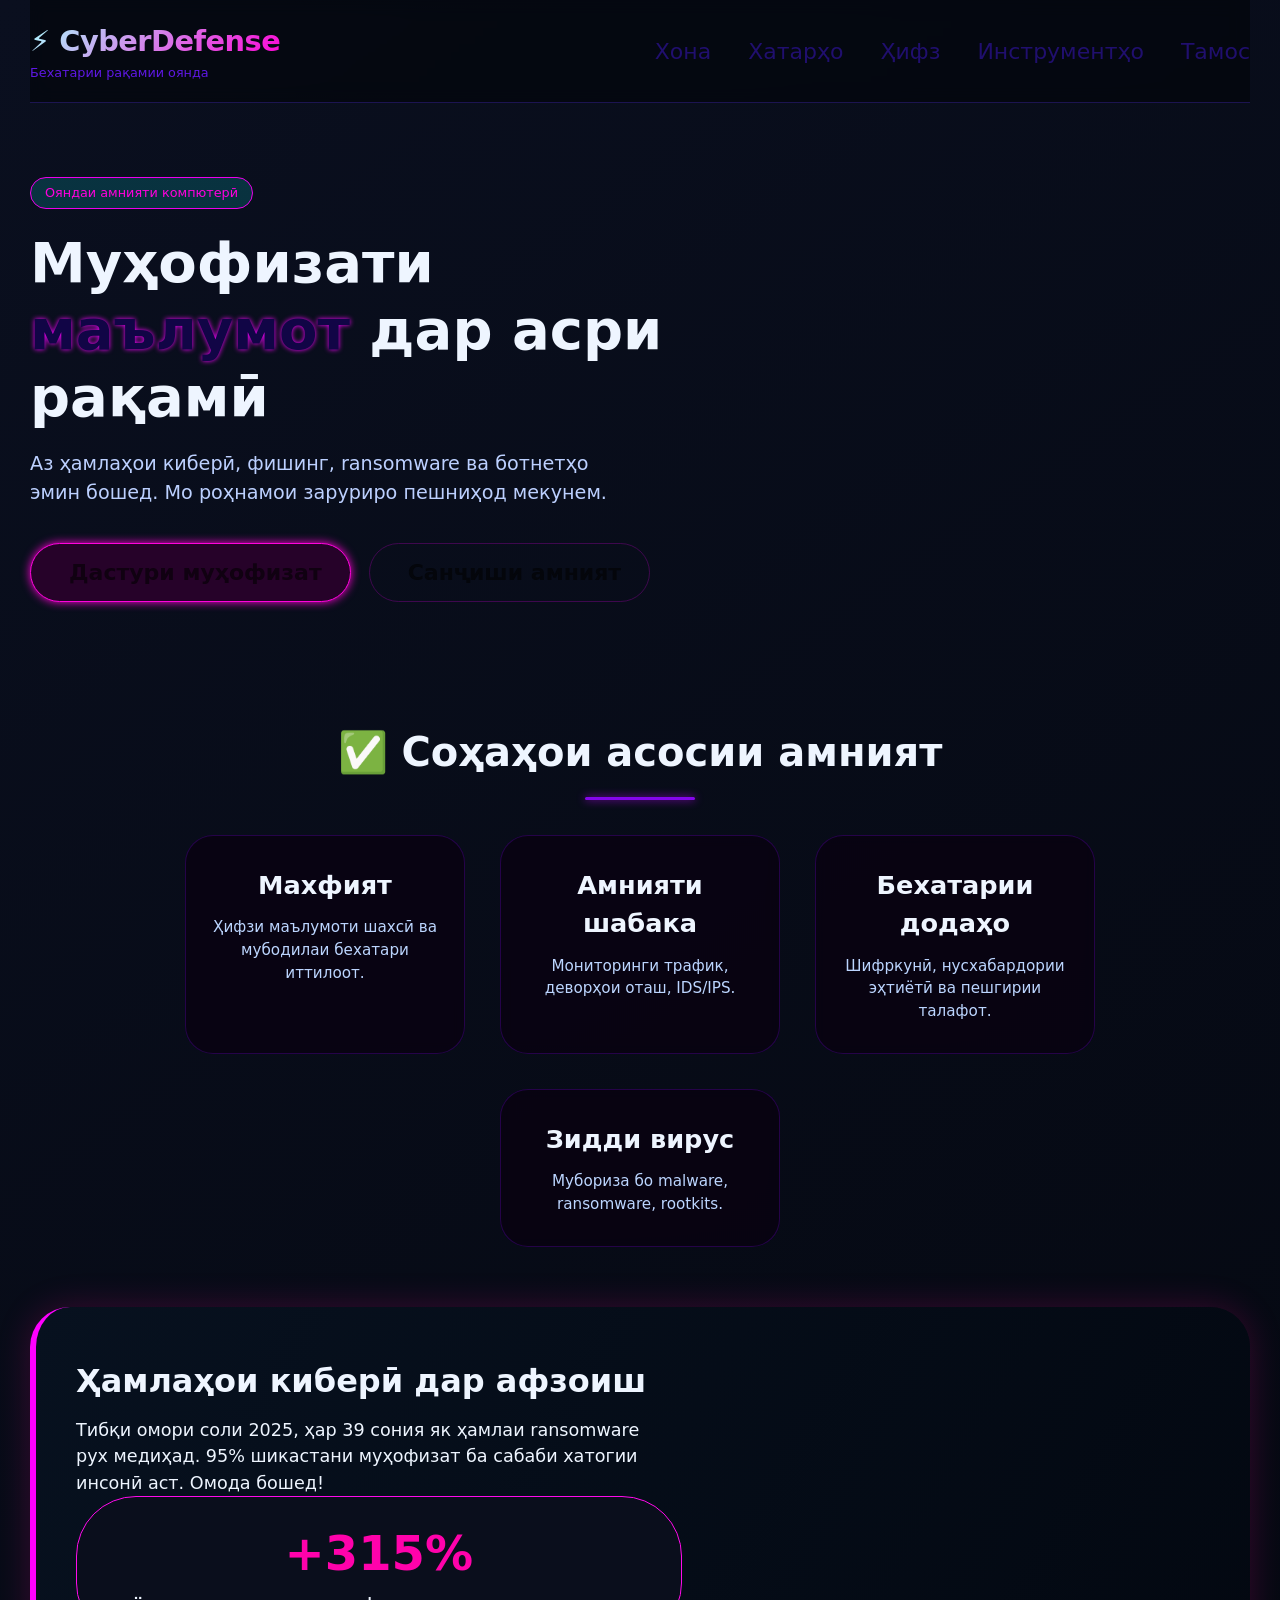
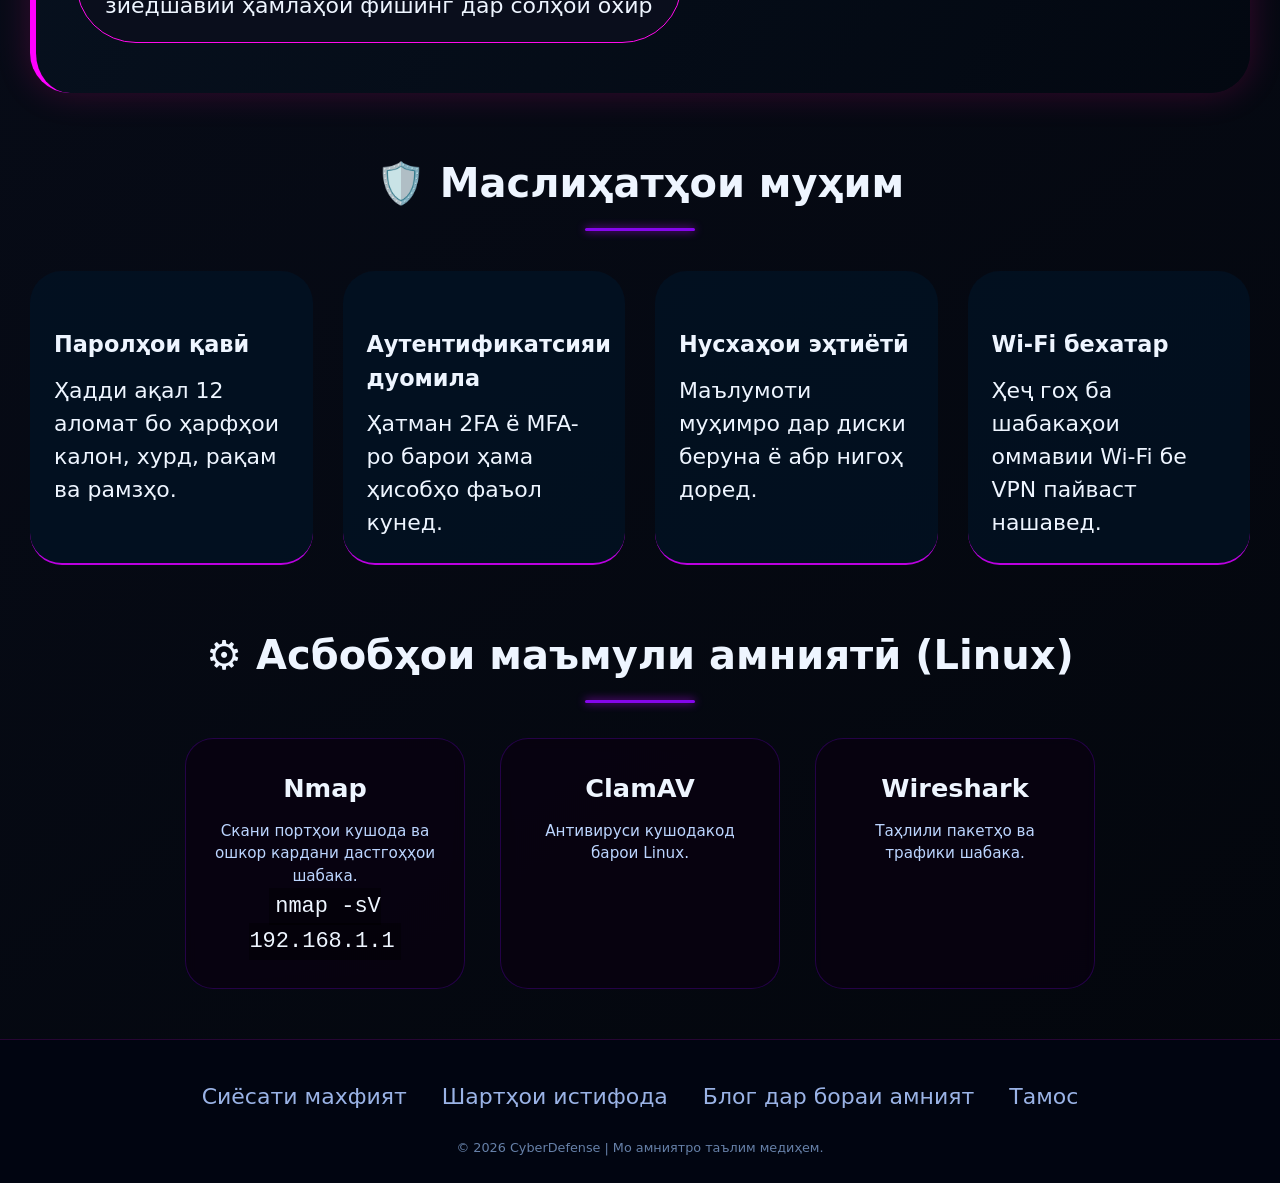
<file: index.html>
<!DOCTYPE html>
<html lang="EN">
<head>
    <meta charset="UTF-8">
    <meta name="viewport" content="width=device-width, initial-scale=1.0, user-scalable=yes">
    <title>CyberDefense | Амнияти иттилоотӣ</title>
    <link rel="stylesheet" a href="style.css">

</head>
<body>
    <div class="container">
        <div class="header">
            <div class="logo">
                <h1>⚡ CyberDefense</h1>
                <span>Бехатарии рақамии оянда</span>
            </div>
            <div class="nav">
                <a href="#">Хона</a>
                <a href="#">Хатарҳо</a>
                <a href="#">Ҳифз</a>
                <a href="#">Инструментҳо</a>
                <a href="#">Тамос</a>
            </div>
        </div>

        <div class="hero">
            <div class="hero-text">
                <div class="badge"><i class="fas fa-shield-haltered"></i> Ояндаи амнияти компютерӣ</div>
                <h1>Муҳофизати <span class="glow">маълумот</span> дар асри рақамӣ</h1>
                <p>Аз ҳамлаҳои киберӣ, фишинг, ransomware ва ботнетҳо эмин бошед. Мо роҳнамои заруриро пешниҳод мекунем.</p>
                <div class="btn-group">
                    <a href="1.html" class="btn btn-primary"><i class="fas fa-download"></i> Дастури муҳофизат</a>
                    <a href="#" class="btn btn-outline"><i class="fas fa-laptop-code"></i> Санҷиши амният</a>
                </div>
            </div>
            <div class="hero-image">
                <i class="fas fa-microchip"></i>
            </div>
        </div>

        <div class="section-title">✅ Соҳаҳои асосии амният</div>
        <div class="cards">
            <div class="card"><i class="fas fa-user-secret"></i><h3>Махфият</h3><p>Ҳифзи маълумоти шахсӣ ва мубодилаи бехатари иттилоот.</p></div>
            <div class="card"><i class="fas fa-network-wired"></i><h3>Амнияти шабака</h3><p>Мониторинги трафик, деворҳои оташ, IDS/IPS.</p></div>
 <div class="card"><i class="fas fa-database"></i><h3>Бехатарии додаҳо</h3><p>Шифркунӣ, нусхабардории эҳтиётӣ ва пешгирии талафот.</p></div>
            <div class="card"><i class="fas fa-virus"></i><h3>Зидди вирус</h3><p>Мубориза бо malware, ransomware, rootkits.</p></div>
        </div>

        <div class="threat-alert">
            <div class="threat-text">
                <h2><i class="fas fa-skull-crosswalk"></i> Ҳамлаҳои киберӣ дар афзоиш</h2>
                <p>Тибқи омори соли 2025, ҳар 39 сония як ҳамлаи ransomware рух медиҳад. 95% шикастани муҳофизат ба сабаби хатогии инсонӣ аст. Омода бошед!</p>
            </div>
            <div class="stat-badge">
                <div class="stat-number">+315%</div>
                <div>зиёдшавии ҳамлаҳои фишинг дар солҳои охир</div>
            </div>
        </div>

        <div class="section-title">🛡️ Маслиҳатҳои муҳим</div>
        <div class="tips-grid">
            <div class="tip-item"><i class="fas fa-key"></i><h4>Паролҳои қавӣ</h4><p>Ҳадди ақал 12 аломат бо ҳарфҳои калон, хурд, рақам ва рамзҳо.</p></div>
            <div class="tip-item"><i class="fas fa-fingerprint"></i><h4>Аутентификатсияи дуомила</h4><p>Ҳатман 2FA ё MFA-ро барои ҳама ҳисобҳо фаъол кунед.</p></div>
            <div class="tip-item"><i class="fas fa-cloud-upload-alt"></i><h4>Нусхаҳои эҳтиётӣ</h4><p>Маълумоти муҳимро дар диски беруна ё абр нигоҳ доред.</p></div>
            <div class="tip-item"><i class="fas fa-wifi"></i><h4>Wi-Fi бехатар</h4><p>Ҳеҷ гоҳ ба шабакаҳои оммавии Wi-Fi бе VPN пайваст нашавед.</p></div>
        </div>

        <div class="section-title">⚙️ Асбобҳои маъмули амниятӣ (Linux)</div>
        <div class="cards" style="margin-bottom: 10px;">
            <div class="card"><i class="fab fa-linux"></i><h3>Nmap</h3><p>Скани портҳои кушода ва ошкор кардани дастгоҳҳои шабака.</p><code style="background:#00000066; padding:6px;">nmap -sV 192.168.1.1</code></div>
            <div class="card"><i class="fas fa-shield-virus"></i><h3>ClamAV</h3><p>Антивируси кушодакод барои Linux.</p></div>
            <div class="card"><i class="fas fa-eye"></i><h3>Wireshark</h3><p>Таҳлили пакетҳо ва трафики шабака.</p></div>
        </div>
    </div>

    <footer>
        <div class="container">
            <div class="footer-links">
                <a href="#">Сиёсати махфият</a>
                <a href="#">Шартҳои истифода</a>
                <a href="#">Блог дар бораи амният</a>
                <a href="#">Тамос</a>
            </div>
            <div class="copy">
                © 2026 CyberDefense | Мо амниятро таълим медиҳем.
            </div>
        </div>
    </footer>
</body>
</html>
</file>
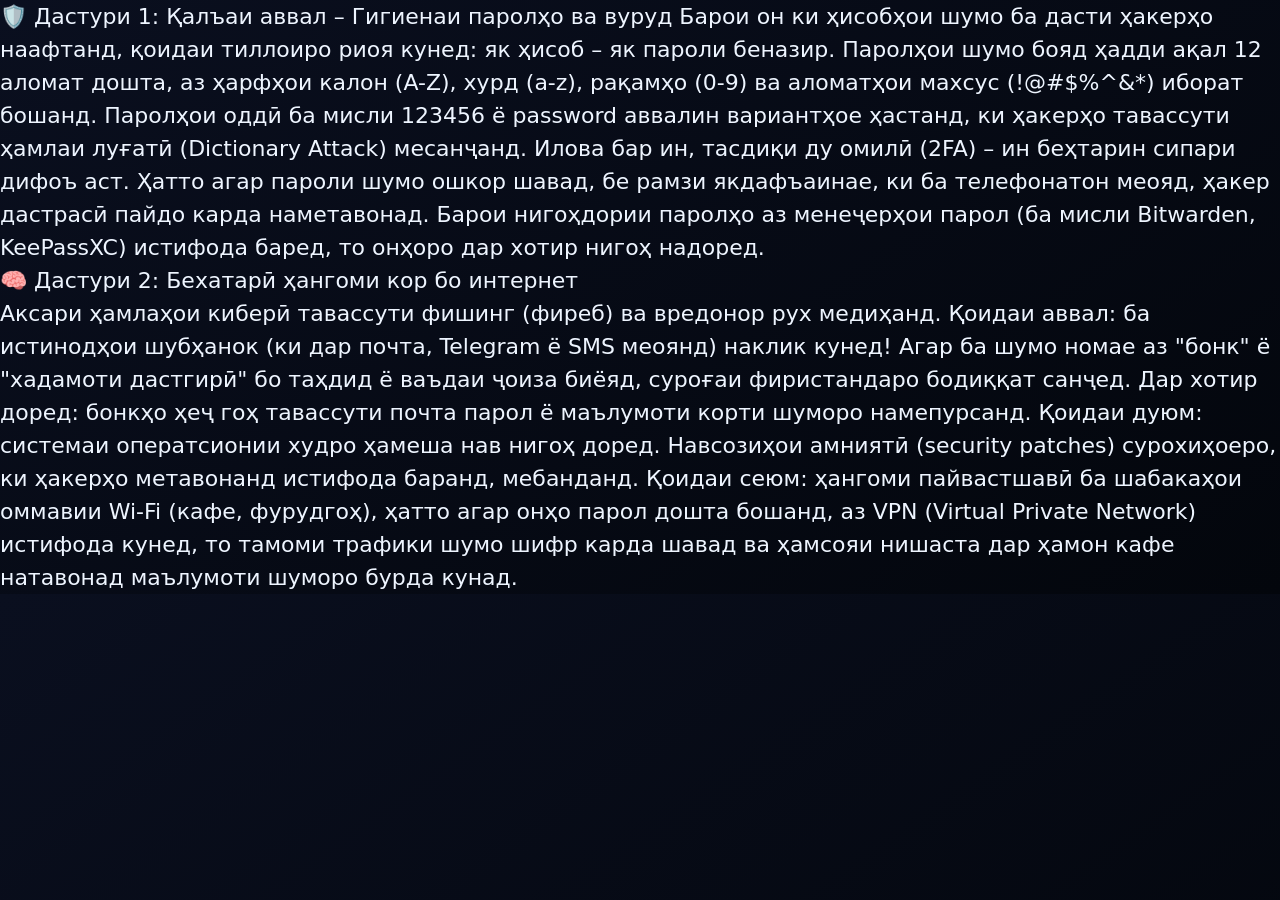
<file: 1.html>
<!DOCTYPE html>
<html lang="en">
<head>
    <meta charset="UTF-8">
    <meta name="viewport" content="width=device-width, initial-scale=1.0">
    <title>Дастури муҳофизат</title>
    <link rel="stylesheet" href="style.css">

</head>
<body>
    <p>🛡️ Дастури 1: Қалъаи аввал – Гигиенаи паролҳо ва вуруд

Барои он ки ҳисобҳои шумо ба дасти ҳакерҳо наафтанд, қоидаи тиллоиро риоя кунед: як ҳисоб – як пароли беназир. Паролҳои шумо бояд ҳадди ақал 12 аломат дошта, аз ҳарфҳои калон (A-Z), хурд (a-z), рақамҳо (0-9) ва аломатҳои махсус (!@#$%^&*) иборат бошанд. Паролҳои оддӣ ба мисли 123456 ё password аввалин вариантҳое ҳастанд, ки ҳакерҳо тавассути ҳамлаи луғатӣ (Dictionary Attack) месанҷанд. Илова бар ин, тасдиқи ду омилӣ (2FA) – ин беҳтарин сипари дифоъ аст. Ҳатто агар пароли шумо ошкор шавад, бе рамзи якдафъаинае, ки ба телефонатон меояд, ҳакер дастрасӣ пайдо карда наметавонад. Барои нигоҳдории паролҳо аз менеҷерҳои парол (ба мисли Bitwarden, KeePassXC) истифода баред, то онҳоро дар хотир нигоҳ надоред.

<br>🧠 Дастури 2: Бехатарӣ ҳангоми кор бо интернет</br>

Аксари ҳамлаҳои киберӣ тавассути фишинг (фиреб) ва вредонор рух медиҳанд. Қоидаи аввал: ба истинодҳои шубҳанок (ки дар почта, Telegram ё SMS меоянд) наклик кунед! Агар ба шумо номае аз "бонк" ё "хадамоти дастгирӣ" бо таҳдид ё ваъдаи ҷоиза биёяд, суроғаи фиристандаро бодиққат санҷед. Дар хотир доред: бонкҳо ҳеҷ гоҳ тавассути почта парол ё маълумоти корти шуморо намепурсанд. Қоидаи дуюм: системаи оператсионии худро ҳамеша нав нигоҳ доред. Навсозиҳои амниятӣ (security patches) сурохиҳоеро, ки ҳакерҳо метавонанд истифода баранд, мебанданд. Қоидаи сеюм: ҳангоми пайвастшавӣ ба шабакаҳои оммавии Wi-Fi (кафе, фурудгоҳ), ҳатто агар онҳо парол дошта бошанд, аз VPN (Virtual Private Network) истифода кунед, то тамоми трафики шумо шифр карда шавад ва ҳамсояи нишаста дар ҳамон кафе натавонад маълумоти шуморо бурда кунад.
</body>
</html>
</file>
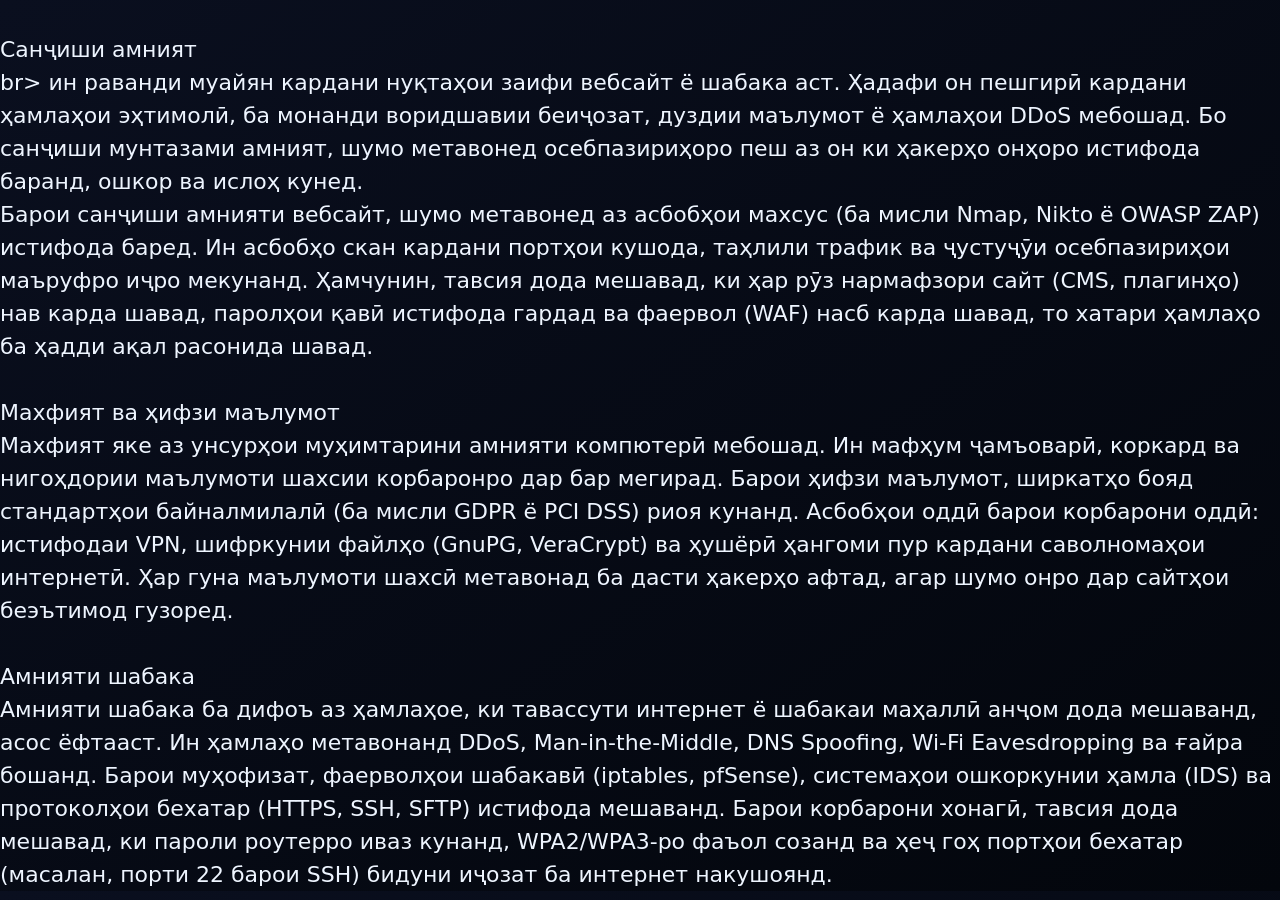
<file: 2.html>
<!DOCTYPE html>
<html lang="en">
<head>
    <meta charset="UTF-8">
    <meta name="viewport" content="width=device-width, initial-scale=1.0">
    <title>Санҷиши амният</title>
    <link rel="stylesheet" href="style.css">
</head>
<body>
    <p> <br>Санҷиши амният  </br>br> ин раванди муайян кардани нуқтаҳои заифи вебсайт ё шабака аст. Ҳадафи он пешгирӣ кардани ҳамлаҳои эҳтимолӣ, ба монанди воридшавии беиҷозат, дуздии маълумот ё ҳамлаҳои DDoS мебошад. Бо санҷиши мунтазами амният, шумо метавонед осебпазириҳоро пеш аз он ки ҳакерҳо онҳоро истифода баранд, ошкор ва ислоҳ кунед.</p>
    <p>Барои санҷиши амнияти вебсайт, шумо метавонед аз асбобҳои махсус (ба мисли Nmap, Nikto ё OWASP ZAP) истифода баред. Ин асбобҳо скан кардани портҳои кушода, таҳлили трафик ва ҷустуҷӯи осебпазириҳои маъруфро иҷро мекунанд. Ҳамчунин, тавсия дода мешавад, ки ҳар рӯз нармафзори сайт (CMS, плагинҳо) нав карда шавад, паролҳои қавӣ истифода гардад ва фаервол (WAF) насб карда шавад, то хатари ҳамлаҳо ба ҳадди ақал расонида шавад.</p>
    <p> <br>Махфият ва ҳифзи маълумот</br>
Махфият яке аз унсурҳои муҳимтарини амнияти компютерӣ мебошад. Ин мафҳум ҷамъоварӣ, коркард ва нигоҳдории маълумоти шахсии корбаронро дар бар мегирад. Барои ҳифзи маълумот, ширкатҳо бояд стандартҳои байналмилалӣ (ба мисли GDPR ё PCI DSS) риоя кунанд. Асбобҳои оддӣ барои корбарони оддӣ: истифодаи VPN, шифркунии файлҳо (GnuPG, VeraCrypt) ва ҳушёрӣ ҳангоми пур кардани саволномаҳои интернетӣ. Ҳар гуна маълумоти шахсӣ метавонад ба дасти ҳакерҳо афтад, агар шумо онро дар сайтҳои беэътимод гузоред.</p>
<p> <br>Амнияти шабака</br> 
Амнияти шабака ба дифоъ аз ҳамлаҳое, ки тавассути интернет ё шабакаи маҳаллӣ анҷом дода мешаванд, асос ёфтааст. Ин ҳамлаҳо метавонанд DDoS, Man-in-the-Middle, DNS Spoofing, Wi-Fi Eavesdropping ва ғайра бошанд. Барои муҳофизат, фаерволҳои шабакавӣ (iptables, pfSense), системаҳои ошкоркунии ҳамла (IDS) ва протоколҳои бехатар (HTTPS, SSH, SFTP) истифода мешаванд. Барои корбарони хонагӣ, тавсия дода мешавад, ки пароли роутерро иваз кунанд, WPA2/WPA3-ро фаъол созанд ва ҳеҷ гоҳ портҳои бехатар (масалан, порти 22 барои SSH) бидуни иҷозат ба интернет накушоянд.</p>
<p></p>
</body>
</html>
</file>
<file: style.css>
* {
            margin: 0;
            padding: 0;
            box-sizing: border-box;
        }

        body {
            font-family: 'Segoe UI', 'Poppins', 'Inter', system-ui, -apple-system, BlinkMacSystemFont, 'Roboto', sans-serif;
            background: linear-gradient(145deg, #0a0f1f 0%, #03060c 100%);
            color: #eef5ff;
            line-height: 1.5;
            scroll-behavior: smooth;
            font-size: 22px;
        }

        @keyframes glowPulse {
            0% { text-shadow: 0 0 2px rgb(118, 25, 131), 0 0 5px rgb(109, 8, 177); }
            100% { text-shadow: 0 0 8px rgb(70, 19, 94), 0 0 15px #631f83; }
        }

        @keyframes borderPulse {
            0% { border-color: rgba(57, 14, 107, 0.3); box-shadow: 0 0 5px rgba(56, 7, 102, 0.986);}
            100% { border-color: rgba(61, 23, 163, 0.9); box-shadow: 0 0 15px rgba(66, 10, 172, 0.6);}
        }

        @keyframes fadeInUp {
            from { opacity: 0; transform: translateY(35px); }
            to { opacity: 1; transform: translateY(0); }
        }

        .container {
            max-width: 1300px;
            margin: 0 auto;
            padding: 0 30px;
        }

        .header {
            display: flex;
            justify-content: space-between;
            align-items: center;
            padding: 20px 0;
            flex-wrap: wrap;
            border-bottom: 1px solid rgba(49, 33, 138, 0.534);
            background: rgba(3, 6, 12, 0.7);
            backdrop-filter: blur(8px);
            position: sticky;
            top: 0;
            z-index: 100;
        }
        .logo h1 {
            font-size: 1.8rem;
            font-weight: 700;
            background: linear-gradient(135deg, #aaffff, rgb(255, 0, 212));
            -webkit-background-clip: text;
            background-clip: text;
            color: transparent;
            letter-spacing: -0.5px;
        }
        .logo span {
            font-size: 0.8rem;
            color: #5f18e4;
            display: block;
        }
        .nav a {
            color: #200f6e;
            margin-left: 30px;
            text-decoration: none;
            font-weight: 500;
            transition: 0.2s;
            position: relative;
        }
        .nav a:hover {
            color: rgb(17, 15, 177);
            text-shadow: 0 0 5px rgb(34, 11, 163);
        }
        .nav a::after {
            content: '';
            position: absolute;
            bottom: -5px;
            left: 0;
            width: 0%;
            height: 2px;
            background: rgb(9, 8, 105);
            transition: 0.3s;
        }
        .nav a:hover::after {
            width: 100%;
        }

        .hero {
            display: flex;
            flex-wrap: wrap;
            justify-content: space-between;
            align-items: center;
            padding: 70px 0 60px;
            gap: 40px;
        }
        .hero-text {
            flex: 1.2;
            animation: fadeInUp 0.8s ease-out;
        }
        .hero-text .badge {
            background: rgba(0, 255, 255, 0.15);
            display: inline-block;
            padding: 5px 14px;
            border-radius: 40px;
            font-size: 0.8rem;
            border: 1px solid rgb(236, 0, 236);
            margin-bottom: 20px;
            color: rgb(255, 0, 221);
        }
        .hero-text h1 {
            font-size: 3.5rem;
            font-weight: 800;
            line-height: 1.2;
            margin-bottom: 20px;
}
        .hero-text h1 .glow {
            color: rgb(17, 5, 70);
            text-shadow: 0 0 5px rgb(247, 0, 255);
            animation: glowPulse 2s infinite alternate;
        }
        .hero-text p {
            font-size: 1.2rem;
            color: #bcd0ff;
            margin-bottom: 35px;
            max-width: 90%;
        }
        .btn-group {
            display: flex;
            gap: 18px;
            flex-wrap: wrap;
        }
        .btn {
            padding: 12px 28px;
            border-radius: 40px;
            text-decoration: none;
            font-weight: 600;
            transition: 0.25s;
            display: inline-flex;
            align-items: center;
            gap: 10px;
        }
        .btn-primary {
            background: rgb(38, 2, 41);
            color: #01010196;
            box-shadow: 0 0 10px rgb(255, 2, 213);
            border:  1px solid rgb(255, 3, 221);

        }
        .btn-primary:hover {
            background: #ad0897;
            box-shadow: 0 0 20px rgb(197, 17, 152);
            transform: scale(1.03);
        }
        .btn-outline {
            border: 1px solid #65067296;
            color: #01010196;
            background: transparent;
        }
        .btn-outline:hover {
            background: rgba(0, 170, 255, 0.1);
            box-shadow: 0 0 10px rgb(197, 3, 214);
        }
        .hero-image {
            flex: 0.9;
            text-align: center;
            filter: drop-shadow(0 0 20px rgba(237, 6, 245, 0.3));
        }
        .hero-image i {
            font-size: 14rem;
            color: rgb(217, 7, 245);
            opacity: 0.8;
            transition: 0.3s;
        }
        .hero-image:hover i {
            transform: translateY(-8px);
            text-shadow: 0 0 25px rgb(255, 0, 242);
        }

        .section-title {
            text-align: center;
            font-size: 2.5rem;
            margin: 60px 0 35px;
            font-weight: 700;
            position: relative;
        }
        .section-title:after {
            content: '';
            width: 110px;
            height: 3px;
            background: rgb(133, 6, 236);
            display: block;
            margin: 15px auto 0;
            border-radius: 4px;
            box-shadow: 0 0 8px rgb(159, 5, 219);
        }
        .cards {
            display: flex;
            flex-wrap: wrap;
            gap: 35px;
            justify-content: center;
            margin-bottom: 60px;
        }
        .card {
            background: rgba(9, 1, 17, 0.7);
            backdrop-filter: blur(6px);
            border-radius: 28px;
            padding: 30px 25px;
            width: 280px;
            text-align: center;
            transition: 0.3s;
            border: 1px solid rgba(125, 4, 238, 0.25);
            
        }
        .card:hover {
            transform: translateY(-12px);
            border-color: rgb(255, 0, 200);
            box-shadow: 0 20px 30px -12px rgba(217, 2, 236, 0.3);
        }
        .card i {
            font-size: 3rem;
            color: rgb(245, 0, 245);
            margin-bottom: 20px;
        }
        .card h3 {
            font-size: 1.6rem;
            margin-bottom: 12px;
        }
        .card p {
            color: #bcd5ff;
            font-size: 0.95rem;
        }

        .threat-alert {
            background: linear-gradient(120deg, #07111f, #030811);
            border-radius: 40px;
            padding: 50px 40px;
            margin: 50px 0;
            display: flex;
            flex-wrap: wrap;
            justify-content: space-between;
            align-items: center;
            border-left: 6px solid #f0f;
            box-shadow: 0 0 35px rgba(255, 0, 150, 0.2);
        }
        .threat-text h2 {
            font-size: 2rem;
            margin-bottom: 12px;
        }
        .threat-text p {
            font-size: 1.1rem;
            max-width: 600px;
}

        .stat-badge {
            background: #0a0e1c;
            padding: 20px 28px;
            border-radius: 60px;
            text-align: center;
            border: 1px solid rgb(255, 10, 235);
        }
        .stat-number {
            font-size: 3rem;
            font-weight: 800;
            color: rgb(255, 2, 171);
        }

        .tips-grid {
            display: grid;
            grid-template-columns: repeat(auto-fit, minmax(260px, 1fr));
            gap: 30px;
            margin: 40px 0 60px;
        }
        .tip-item {
            background: rgba(0, 20, 40, 0.6);
            border-radius: 32px;
            padding: 24px;
            transition: 0.2s;
            border-bottom: 2px solid rgb(187, 0, 224);
        }
        .tip-item i {
            font-size: 2rem;
            color: rgb(245, 11, 225);
            margin-bottom: 12px;
            display: inline-block;
        }
        .tip-item h4 {
            font-size: 1.4rem;
            margin-bottom: 12px;
        }

        footer {
            background: #010511;
            border-top: 1px solid rgba(185, 13, 185, 0.2);
            padding: 40px 0 30px;
            margin-top: 50px;
            text-align: center;
        }
        .footer-links {
            display: flex;
            justify-content: center;
            gap: 35px;
            margin-bottom: 25px;
            flex-wrap: wrap;
        }
        .footer-links a {
            color: #9ab3e6;
            text-decoration: none;
            transition: 0.2s;
        }
        .footer-links a:hover {
            color: #0ff;
        }
        .copy {
            font-size: 0.8rem;
            color: #6680a8;
        }

        @media (max-width: 800px) {
            .hero-text h1 {
                font-size: 2.5rem;
            }
            .hero-image i {
                font-size: 9rem;
            }
            .header {
                flex-direction: column;
                gap: 15px;
            }
            .nav a {
                margin: 0 12px;
            }
            .container {
                padding: 0 20px;
            }
        }
</file>
